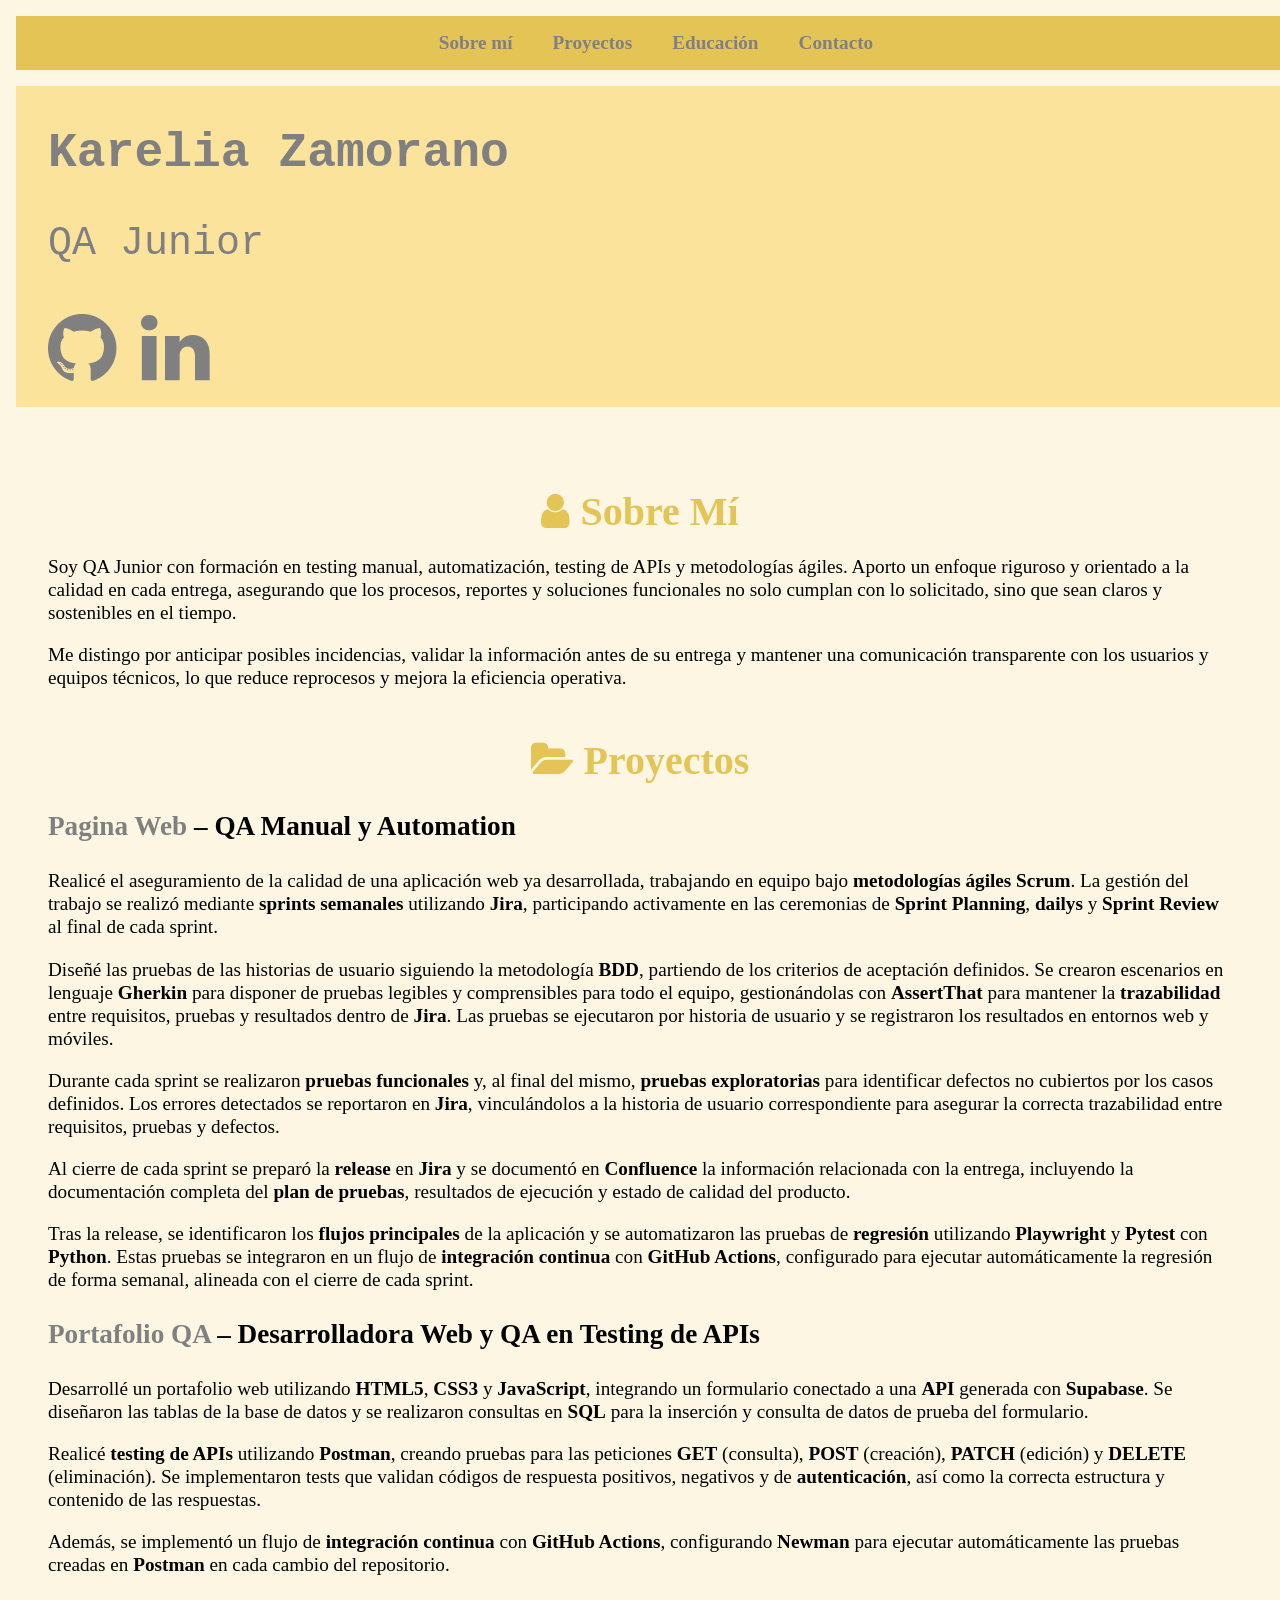
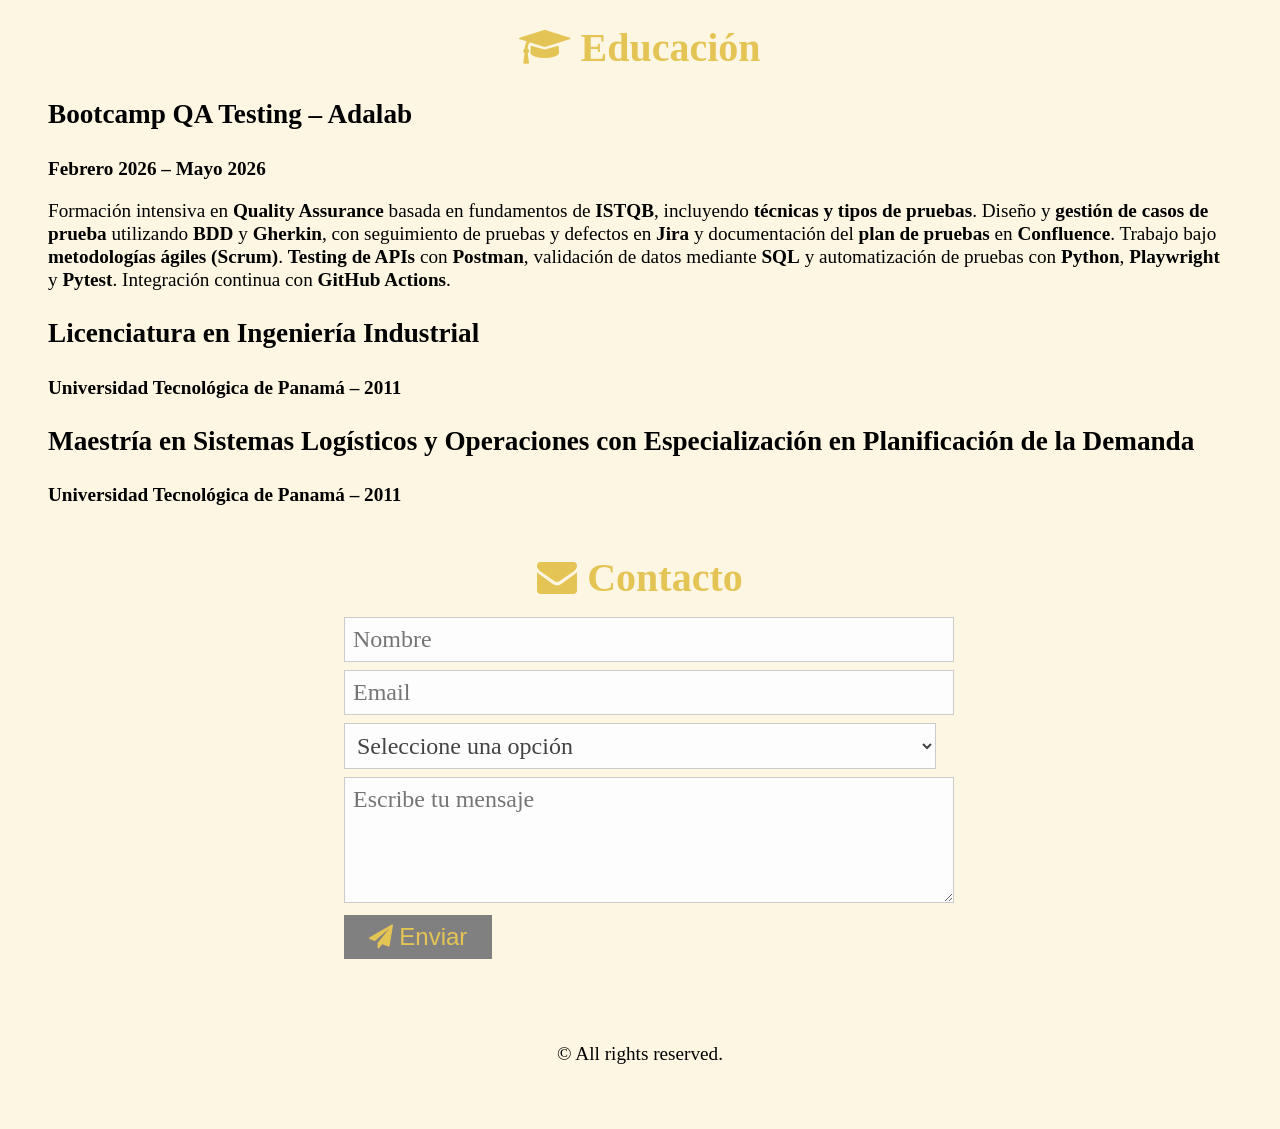
<file: index.html>
<!DOCTYPE html>
<html lang="es">

<head>
  <meta charset="UTF-8" />
  <meta name="viewport" content="width=device-width, initial-scale=1.0" />
  <meta name="description" content="Portfolio QA de Karelia Zamorano" />
  <meta name="author" content="Karelia Zamorano" />
  <title>Karelia Zamorano - Portfolio QA</title>
  <link href="style.css" rel="stylesheet" />
  <!-- Importar Font Awesome para los iconos -->
  <link rel="stylesheet" href="https://cdnjs.cloudflare.com/ajax/libs/font-awesome/4.7.0/css/font-awesome.min.css" />
</head>

<body>
        <!-- Menú de navegación -->
  <nav>
      <ul>
        <li><a id="menusobremi" href="#sobremi">Sobre mí</a></li>
        <li><a id="menuproyectos" href="#proyectos">Proyectos</a></li>
        <li><a id="menueducacion" href="#educacion">Educación</a></li>
        <li><a id="menucontacto" href="#contacto">Contacto</a></li>
      </ul>
    </nav>
  <header>
    <h1 id="minombre">Karelia Zamorano</h1>
    <p id="titulo">QA Junior</p>
    <p>
      <a id="linkgithub" href="https://github.com/kareliazamorano/" title="GitHub"
        class="fa fa-github fa-2x" aria-label="GitHub"></a>
      <a id="linklinkedin" href="https://www.linkedin.com/in/kareliazamorano" title="LinkedIn"
        class="fa fa-linkedin fa-2x" aria-label="LinkedIn"></a>
    </p>
  </header>
  <main>
    <section id="sobremi">
      <h2 id="titulosobremi">
        <i class="fa fa-user"></i> Sobre Mí
      </h2>
<p>
  Soy QA Junior con formación en testing manual, automatización, testing de APIs y
  metodologías ágiles. Aporto un enfoque riguroso y orientado a la calidad en cada entrega, 
  asegurando que los procesos, reportes y soluciones funcionales no solo cumplan con lo 
  solicitado, sino que sean claros y sostenibles en el tiempo.
</p>

<p>
  Me distingo por anticipar posibles incidencias, validar la información antes de su entrega y
  mantener una comunicación transparente con los usuarios y equipos técnicos, lo que reduce
  reprocesos y mejora la eficiencia operativa.
</p>

    </section>

    <section id="proyectos">
      <h2 id="tituloproyectos">
        <i class="fa fa-folder-open"></i> Proyectos
      </h2>

      <h3>
        <!-- El enlace se cambiará cuando se haga la automatización. mientras es el url de confluence -->
        <a id="linkproyectoapi" href="https://equipo3qa.atlassian.net/wiki/home" target="_blank">Pagina Web</a>
        – QA Manual y Automation
      </h3>
      <p>
  Realicé el aseguramiento de la calidad de una aplicación web ya desarrollada,
  trabajando en equipo bajo <strong>metodologías ágiles Scrum</strong>. La gestión del
  trabajo se realizó mediante <strong>sprints semanales</strong> utilizando
  <strong>Jira</strong>, participando activamente en las ceremonias de
  <strong>Sprint Planning</strong>, <strong>dailys</strong> y <strong>Sprint Review</strong>
  al final de cada sprint.
</p>

<p>
  Diseñé las pruebas de las historias de usuario siguiendo la metodología
  <strong>BDD</strong>, partiendo de los criterios de aceptación definidos. Se crearon
  escenarios en lenguaje <strong>Gherkin</strong> para disponer de pruebas legibles y
  comprensibles para todo el equipo, gestionándolas con <strong>AssertThat</strong> para
  mantener la <strong>trazabilidad</strong> entre requisitos, pruebas y resultados dentro
  de <strong>Jira</strong>. Las pruebas se ejecutaron por historia de usuario y se
  registraron los resultados en entornos web y móviles.
</p>

<p>
  Durante cada sprint se realizaron <strong>pruebas funcionales</strong> y, al final del
  mismo, <strong>pruebas exploratorias</strong> para identificar defectos no cubiertos por
  los casos definidos. Los errores detectados se reportaron en <strong>Jira</strong>,
  vinculándolos a la historia de usuario correspondiente para asegurar la correcta
  trazabilidad entre requisitos, pruebas y defectos.
</p>

<p>
  Al cierre de cada sprint se preparó la <strong>release</strong> en <strong>Jira</strong>
  y se documentó en <strong>Confluence</strong> la información relacionada con la entrega,
  incluyendo la documentación completa del <strong>plan de pruebas</strong>, resultados
  de ejecución y estado de calidad del producto.
</p>

<p>
  Tras la release, se identificaron los <strong>flujos principales</strong> de la
  aplicación y se automatizaron las pruebas de <strong>regresión</strong> utilizando
  <strong>Playwright</strong> y <strong>Pytest</strong> con <strong>Python</strong>. Estas
  pruebas se integraron en un flujo de <strong>integración continua</strong> con
  <strong>GitHub Actions</strong>, configurado para ejecutar automáticamente la regresión
  de forma semanal, alineada con el cierre de cada sprint.
</p>
      <h3>
        <a id="linkproyectoportafolio" href="https://github.com/KareliaQAOrganization/portfolio-qa-kz">Portafolio QA</a>
        – Desarrolladora Web y QA en Testing de APIs
      </h3>
     <p>
  Desarrollé un portafolio web utilizando <strong>HTML5</strong>, <strong>CSS3</strong> y
  <strong>JavaScript</strong>, integrando un formulario conectado a una
  <strong>API</strong> generada con <strong>Supabase</strong>. Se diseñaron las tablas
  de la base de datos y se realizaron consultas en <strong>SQL</strong> para la
  inserción y consulta de datos de prueba del formulario.
</p>

<p>
  Realicé <strong>testing de APIs</strong> utilizando <strong>Postman</strong>, creando
  pruebas para las peticiones <strong>GET</strong> (consulta),
  <strong>POST</strong> (creación), <strong>PATCH</strong> (edición) y
  <strong>DELETE</strong> (eliminación). Se implementaron tests que validan códigos de
  respuesta positivos, negativos y de <strong>autenticación</strong>, así como la
  correcta estructura y contenido de las respuestas.
</p>

<p>
  Además, se implementó un flujo de <strong>integración continua</strong> con
  <strong>GitHub Actions</strong>, configurando <strong>Newman</strong> para ejecutar
  automáticamente las pruebas creadas en <strong>Postman</strong> en cada cambio del
  repositorio.
</p>
      
    </section>

    <section id="educacion">
      <h2 id="tituloeducacion">
        <i class="fa fa-graduation-cap"></i> Educación
      </h2>

      <h3>Bootcamp QA Testing – Adalab</h3>
<p><strong>Febrero 2026 – Mayo 2026</strong></p>
<p>
  Formación intensiva en <strong>Quality Assurance</strong> basada en fundamentos de
  <strong>ISTQB</strong>, incluyendo <strong>técnicas y tipos de pruebas</strong>.
  Diseño y <strong>gestión de casos de prueba</strong> utilizando
  <strong>BDD</strong> y <strong>Gherkin</strong>, con seguimiento de pruebas y defectos
  en <strong>Jira</strong> y documentación del <strong>plan de pruebas</strong> en
  <strong>Confluence</strong>. Trabajo bajo <strong>metodologías ágiles (Scrum)</strong>.
  <strong>Testing de APIs</strong> con <strong>Postman</strong>, validación de datos
  mediante <strong>SQL</strong> y automatización de pruebas con <strong>Python</strong>,
  <strong>Playwright</strong> y <strong>Pytest</strong>. Integración continua con
  <strong>GitHub Actions</strong>.
</p>


      <h3>Licenciatura en Ingeniería Industrial</h3>
        <h4>Universidad Tecnológica de Panamá – 2011</h4>
      <p>

      </p>  
        
      <h3>Maestría en Sistemas Logísticos y Operaciones con Especialización en Planificación
          de la Demanda</h3>
          <h4>Universidad Tecnológica de Panamá – 2011</h4>
    </section>

<section id="contacto">
  <h2 id="titulocontacto">
    <i class="fa fa-envelope"></i> Contacto
  </h2>
  <form id="contactForm" onsubmit="return enviarFormulario(event)">
    <input id="nombre" type="text" placeholder="Nombre" />
    <input id="email" type="email" placeholder="Email" required/>
    <select id="asunto" required>
      <option value="" disabled selected>Seleccione una opción</option>
      <option value="info">Información</option>
      <option value="job">Oferta Trabajo</option>
      <option value="other">Otro</option>
    </select>
    <textarea id="mensaje" rows="4" placeholder="Escribe tu mensaje" required maxlength="500"></textarea>
    <button id="enviar" type="submit" required>
      <i class="fa fa-paper-plane"></i> Enviar
    </button>
  </form>
  <p id="formMessage"></p>
</section>


  <footer>
    <p>&copy; All rights reserved.</p>
  </footer>
</body>
<script src="script.js" defer></script>
</html>
</file>
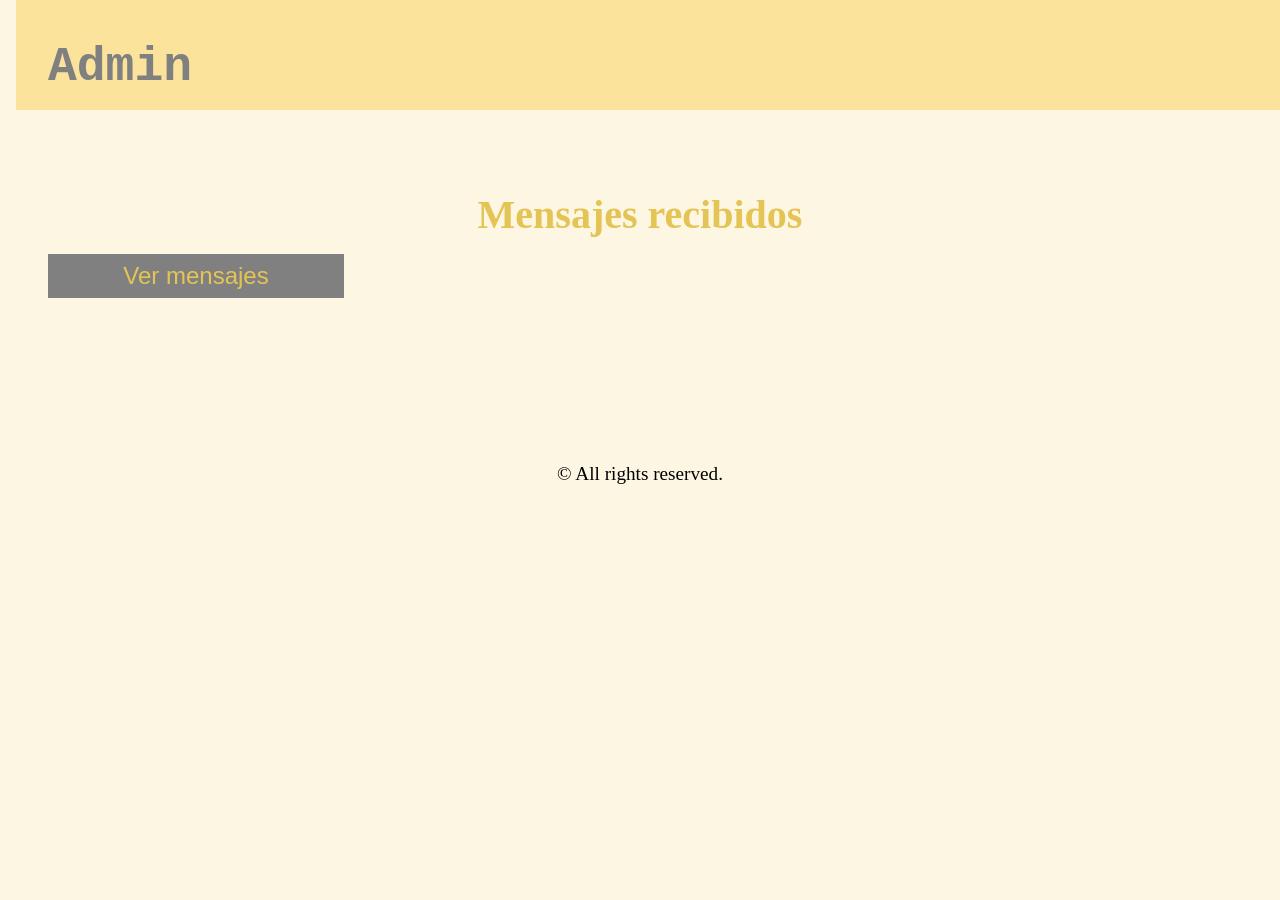
<file: admin.html>
<!DOCTYPE html>
<html lang="es">
<head>
  <meta charset="UTF-8">
  <title>Admin - Mensajes</title>
  <link rel="stylesheet" href="style.css">
</head>
<body>

<header>
  <h1>Admin</h1>
</header>

<main>
  <section id="admin">
    <h2>Mensajes recibidos</h2>
    <button id="verMensajes" onclick="mostrarDatos()">Ver mensajes</button>

    <table id="formsTable">

    </table>

    <p id="status"></p>
  </section>
</main>

<footer>
    <p>&copy; All rights reserved.</p>
</footer>

<script src="script.js"></script>

</body>
</html>
</file>
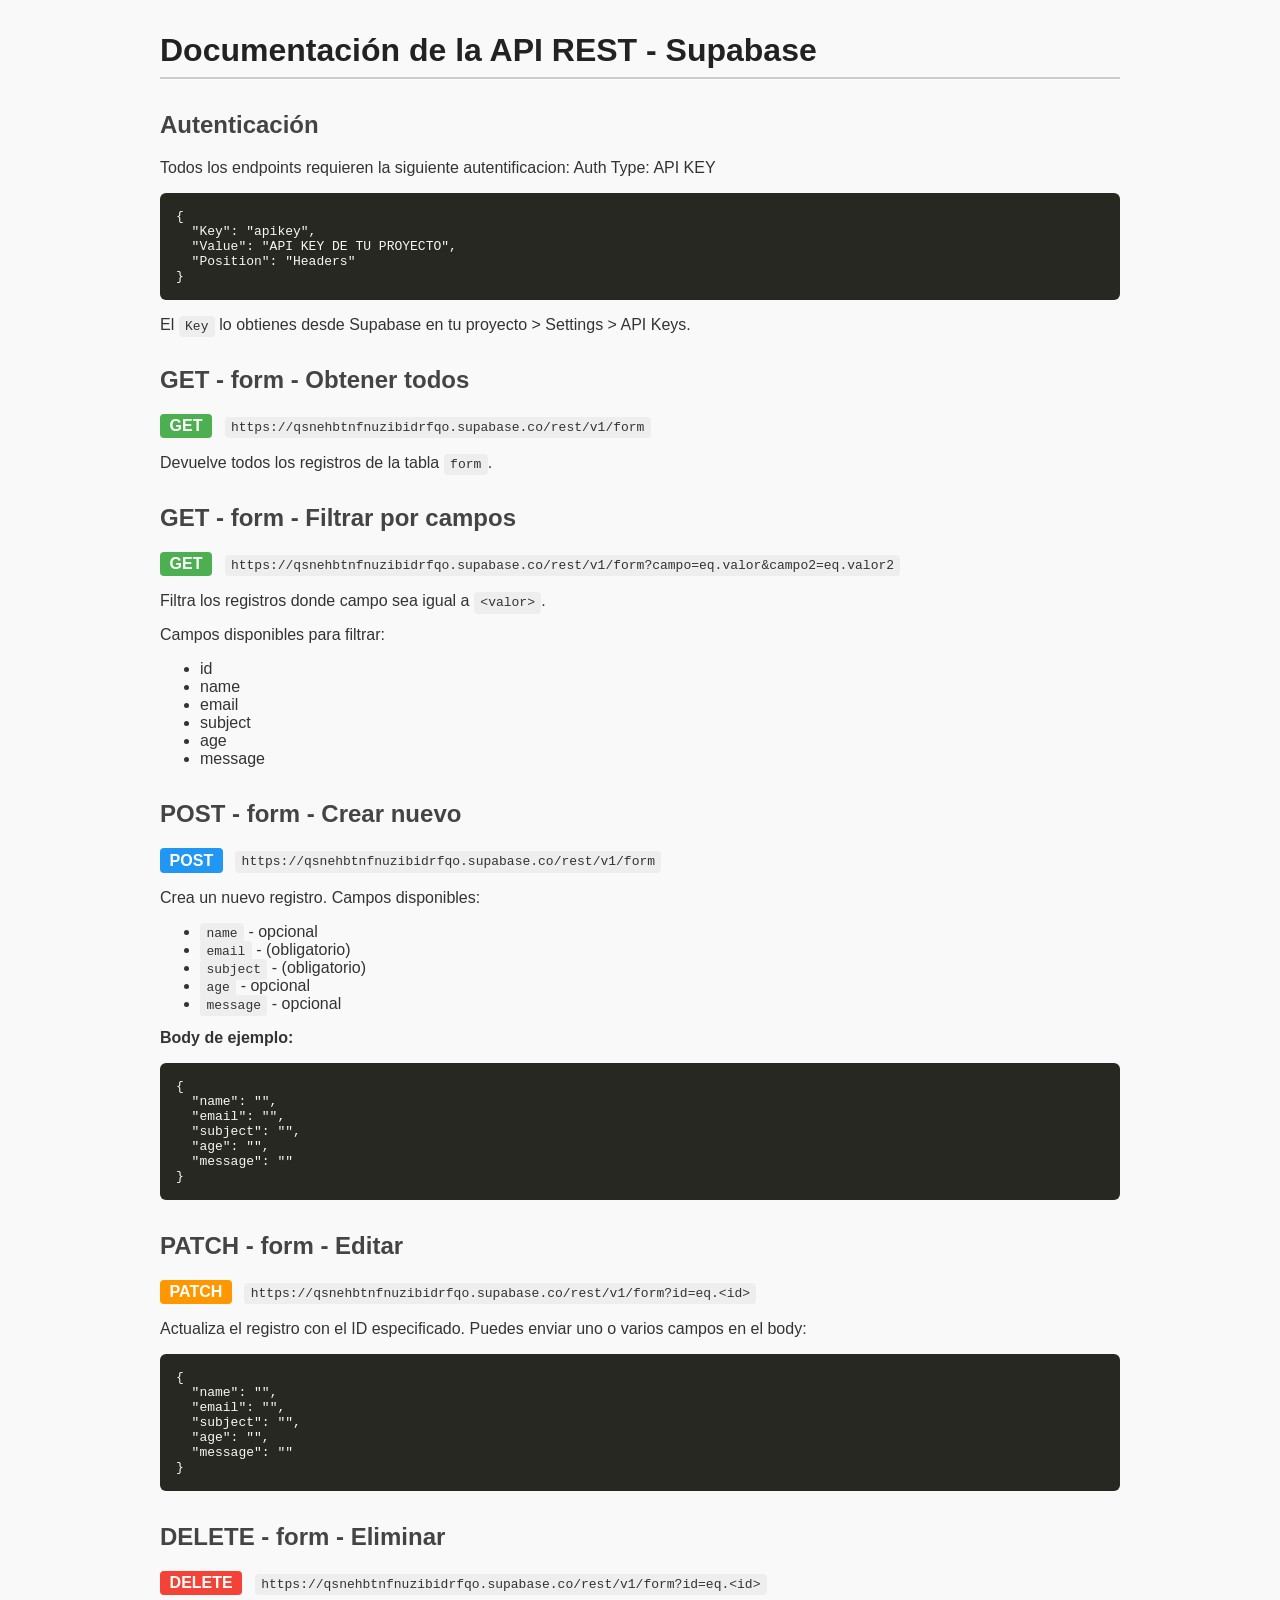
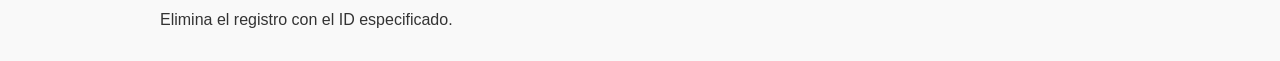
<file: apidoc.html>
<!DOCTYPE html>
<!-- saved from url=(0067)https://bootcamp-qa.github.io/ReportGenerator/documentacionapi.html -->
<html lang="es"><head><meta http-equiv="Content-Type" content="text/html; charset=UTF-8">
  
  <title>Documentación API Supabase</title>
  <style>
    body {
      font-family: 'Segoe UI', sans-serif;
      margin: 2rem auto;
      max-width: 960px;
      background: #f9f9f9;
      color: #333;
    }
    h1 { color: #222; border-bottom: 2px solid #ccc; padding-bottom: 0.5rem; }
    h2 { margin-top: 2rem; color: #444; }
    code { background: #eee; padding: 0.2rem 0.4rem; border-radius: 4px; }
    pre {
      background: #272822;
      color: #f8f8f2;
      padding: 1rem;
      border-radius: 6px;
      overflow-x: auto;
    }
    .method {
      display: inline-block;
      font-weight: bold;
      padding: 0.2rem 0.6rem;
      border-radius: 4px;
      margin-right: 0.5rem;
      color: white;
    }
    .GET { background: #4caf50; }
    .POST { background: #2196f3; }
    .PATCH { background: #ff9800; }
    .DELETE { background: #f44336; }

    label {
      display: block;
      margin-top: 1rem;
      font-weight: bold;
    }
    input[type=text] {
      width: 100%;
      padding: 0.5rem;
      font-size: 1rem;
      margin-top: 0.3rem;
      box-sizing: border-box;
    }
    button {
      margin-top: 1.5rem;
      padding: 0.6rem 1rem;
      font-size: 1rem;
      cursor: pointer;
    }
  </style>
</head>
<body>

<h1>Documentación de la API REST - Supabase</h1>

<form id="form" onsubmit="return false;" style="display: none;">
  <label for="tableName">Nombre de la tabla:</label>
  <input type="text" id="tableName" placeholder="clientes" required="">

  <label for="columns">Columnas (separadas por coma, * indica obligatorio):</label>
  <input type="text" id="columns" placeholder="nombre, telefono*, correo*" required="">

  <label for="baseUrl">Base URL:</label>
  <input type="text" id="baseUrl" placeholder="https://proyecto.supabase.co" required="">

  <button onclick="generate()">GENERAR DOCUMENTACION API</button>
</form>

<!-- Aquí pondremos la documentación generada -->
<div id="docs" style="margin-top:2rem;">
        <h2>Autenticación</h2>
    <p>Todos los endpoints requieren la siguiente autentificacion: Auth Type: API KEY</p>
    <pre>{
  "Key": "apikey",
  "Value": "API KEY DE TU PROYECTO",
  "Position": "Headers"
}</pre>
    <p>El <code>Key</code> lo obtienes desde Supabase en tu proyecto &gt; Settings &gt; API Keys.</p>
  
    <h2>GET - form - Obtener todos </h2>
    <p><span class="method GET">GET</span> <code>https://qsnehbtnfnuzibidrfqo.supabase.co/rest/v1/form</code></p>
    <p>Devuelve todos los registros de la tabla <code>form</code>.</p>

    <h2>GET - form - Filtrar por campos</h2>
    <p><span class="method GET">GET</span> <code>https://qsnehbtnfnuzibidrfqo.supabase.co/rest/v1/form?campo=eq.valor&amp;campo2=eq.valor2</code></p>
    <p>Filtra los registros donde campo sea igual a <code>&lt;valor&gt;</code>.</p>
    <p>Campos disponibles para filtrar:</p>
    <ul>
      <li>id</li><li>name</li><li>email</li><li>subject</li><li>age</li><li>message</li>
    </ul>

    <h2>POST - form - Crear nuevo</h2>
    <p><span class="method POST">POST</span> <code>https://qsnehbtnfnuzibidrfqo.supabase.co/rest/v1/form</code></p>
    <p>Crea un nuevo registro. Campos disponibles:</p>
    <ul>
      <li><code>name</code> - opcional</li><li><code>email</code> -  (obligatorio)</li><li><code>subject</code> -  (obligatorio)</li><li><code>age</code> - opcional</li><li><code>message</code> - opcional</li>
    </ul>
    <p><strong>Body de ejemplo:</strong></p>
    <pre>{
  "name": "",
  "email": "",
  "subject": "",
  "age": "",
  "message": ""
}</pre>

    <h2>PATCH - form - Editar </h2>
    <p><span class="method PATCH">PATCH</span> <code>https://qsnehbtnfnuzibidrfqo.supabase.co/rest/v1/form?id=eq.&lt;id&gt;</code></p>
    <p>Actualiza el registro con el ID especificado. Puedes enviar uno o varios campos en el body:</p>
    <pre>{
  "name": "<nuevo string="">",
  "email": "<nuevo string="">",
  "subject": "<nuevo string="">",
  "age": "<nuevo string="">",
  "message": "<nuevo string="">"
}</nuevo></nuevo></nuevo></nuevo></nuevo></pre>

    <h2>DELETE - form - Eliminar </h2>
    <p><span class="method DELETE">DELETE</span> <code>https://qsnehbtnfnuzibidrfqo.supabase.co/rest/v1/form?id=eq.&lt;id&gt;</code></p>
    <p>Elimina el registro con el ID especificado.</p>


  </div>

<script>
function generate() {
  let tableName = document.getElementById('tableName').value.trim() || 'clientes';
  const columnsRaw = document.getElementById('columns').value.trim();
  const baseUrlRaw = document.getElementById('baseUrl').value.trim() || 'https://<TU_PROYECTO>.supabase.co';

  // Procesar columnas
  const colsArr = columnsRaw.split(',').map(c => c.trim()).filter(c => c.length > 0);

  const columns = colsArr.map(col => {
    let required = false;
    let name = col;
    if (col.endsWith('*')) {
      required = true;
      name = col.slice(0, -1).trim();
    }
    return { name, type: "string", required };
  });

  const baseUrl = `${baseUrlRaw}/rest/v1/${tableName}`;

  function generatePostBody() {
    const obj = {};
    columns.forEach(col => {
      if (col.name !== "id") {
        obj[col.name] = "";
      }
    });
    return JSON.stringify(obj, null, 2);
  }

  function generatePatchBody() {
    const obj = {};
    columns.forEach(col => {
      if (col.name !== "id") {
        obj[col.name] = `<nuevo ${col.type}>`;
      }
    });
    return JSON.stringify(obj, null, 2);
  }

  // Construir el HTML para la documentación
  let html = `
        <h2>Autenticación</h2>
    <p>Todos los endpoints requieren la siguiente autentificacion: Auth Type: API KEY</p>
    <pre>{
  "Key": "apikey",
  "Value": "API KEY DE TU PROYECTO",
  "Position": "Headers"
}</pre>
    <p>El <code>Key</code> lo obtienes desde Supabase en tu proyecto &gt; Settings &gt; API Keys.</p>
  
    <h2>GET - ${tableName} - Obtener todos </h2>
    <p><span class="method GET">GET</span> <code>${baseUrl}</code></p>
    <p>Devuelve todos los registros de la tabla <code>${tableName}</code>.</p>

    <h2>GET - ${tableName} - Filtrar por campos</h2>
    <p><span class="method GET">GET</span> <code>${baseUrl}?campo=eq.valor&campo2=eq.valor2</code></p>
    <p>Filtra los registros donde campo sea igual a <code>&lt;valor&gt;</code>.</p>
    <p>Campos disponibles para filtrar:</p>
    <ul>
      ${columns.map(col => `<li>${col.name}</li>`).join('')}
    </ul>

    <h2>POST - ${tableName} - Crear nuevo</h2>
    <p><span class="method POST">POST</span> <code>${baseUrl}</code></p>
    <p>Crea un nuevo registro. Campos disponibles:</p>
    <ul>
      ${columns.filter(c => c.name !== 'id').map(col => `<li><code>${col.name}</code> - ${col.required ? " (obligatorio)" : "opcional"}</li>`).join('')}
    </ul>
    <p><strong>Body de ejemplo:</strong></p>
    <pre>${generatePostBody()}</pre>

    <h2>PATCH - ${tableName} - Editar </h2>
    <p><span class="method PATCH">PATCH</span> <code>${baseUrl}?id=eq.&lt;id&gt;</code></p>
    <p>Actualiza el registro con el ID especificado. Puedes enviar uno o varios campos en el body:</p>
    <pre>${generatePatchBody()}</pre>

    <h2>DELETE - ${tableName} - Eliminar </h2>
    <p><span class="method DELETE">DELETE</span> <code>${baseUrl}?id=eq.&lt;id&gt;</code></p>
    <p>Elimina el registro con el ID especificado.</p>


  `;

  document.getElementById('docs').innerHTML = html;
   document.getElementById('form').style.display = 'none';
  
}


</script>




</body></html>
</file>
<file: style.css>
body {
  margin: 0;
  background-color: #fdf6e3;
  color: light;
  font-size: 2rem;
  font-family: "Times new roman", times, serif;
}

header {
  width: 100%;
  background-color: #fce39c;
  color: grey;
  font-family: 'Courier New', Courier, monospace;
  margin-left: 1rem;
  margin-right: 1rem;
  padding-left: 2rem;
  padding-top: 0.5rem;
  padding-bottom: 1rem;
  text-align: left;
  border-color: black;
  p {
    font-size: 2.5rem;
  }
}

main {
  padding: 3rem;
  text-align: left;
}

nav {
  text-align: center;
  width:100%;
  padding: 1rem;
}

nav ul {
  padding: 0;
  margin: 0;
    background-color: #e3c454;
  
}

nav ul li {
  display: inline-block;
  margin: 0rem;
  font-size: 1.2rem;
  color: lightgray;
  padding: 1rem;
  border-radius: 0rem;
}
/* Menú vertical en móvil */
@media (max-width: 768px) {
  nav ul li {
    display: block;
    margin: 0;
    background-color: #e3c454;
    color: white;
  }
}

h1 {
  font-size: 3rem;
  margin-bottom: 0rem;
}

p {
  font-size: 1.2rem;
  line-height: 1.2;
  margin-bottom: 0rem;
}

a {
  color: gray;
  font-weight: bold;
  text-decoration: none;
}

a:hover {
  color: lightgray
}

section {
  margin-bottom: 3rem;
}

h2 {
  background-color: #fdf6e3;
  font-size: 2.5rem;
  margin-bottom: 1rem;
  color: #e3c454;
  text-align: center;
}

h3 {
  font-size: 1.7rem;
}

h4 {
  font-size: 1.2rem;
}

/* FORMULARIO */
form {
  width: 50%;
  margin: 0 auto;
  font-size: 1rem;
}

input,
textarea,
select {
  width: 100%;
  padding: 0.5rem;
  margin-bottom: 0.5rem;
  border: 1px solid #ccc;
  border-radius: 0rem;
  background-color: #fdfdfd;
  font-family: "Times New Roman", Times, serif;
  font-size: 1.5rem;
  color: #444;
}

button {
  width: 25%;
  padding: 0.5rem;
  background-color: grey;
  color: #e3c454;
  border: none;
  border-radius: 0rem;
  font-size: 1.5rem;
}

footer {
  margin-top: 2rem;
  padding: 1rem;
  font-size: 0.9rem;
  color: black;
  text-align: center;
}

table {
  width: 100%;
  border-collapse: collapse;
  table-layout: fixed; /* CLAVE */
  font-family: Arial, sans-serif;
}

th, td {
  border: 1px solid #ddd;
  padding: 6px;
  font-size: 14px;
  word-wrap: break-word;
  overflow-wrap: break-word;
}

thead {
  background-color: #f4f4f4;
}

/* Móvil */
@media (max-width: 768px) {
  th, td {
    font-size: 10px;
    padding: 2px;
  }
}
</file>
